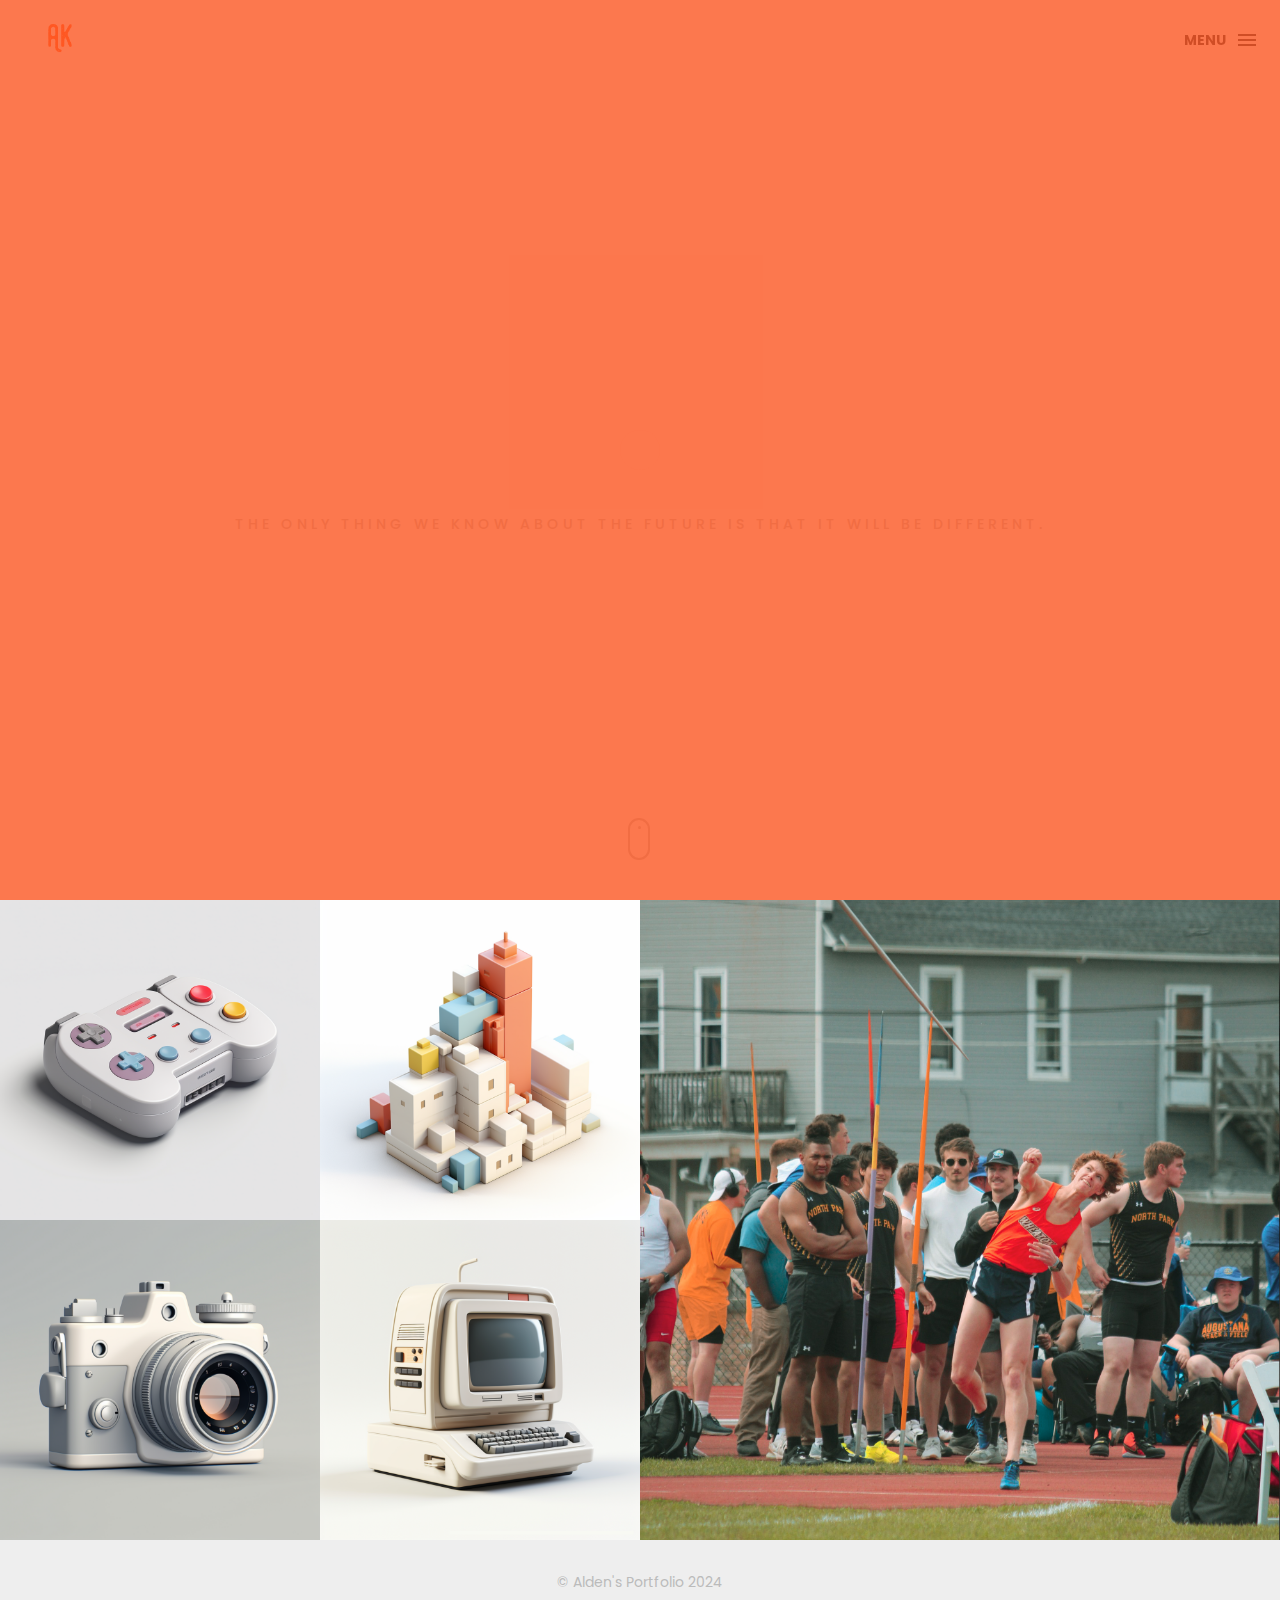
<file: index.html>
<!DOCTYPE html>
<html lang="en">

<head>
    <meta charset="utf-8">
    <meta http-equiv="X-UA-Compatible" content="IE=edge">
    <meta name="viewport" content="width=device-width, initial-scale=1">
    <!-- The above 3 meta tags *must* come first in the head; any other head content must come *after* these tags -->
    <title>Box personal portfolio Template</title>
    <link rel="icon" href="img/fav.png" type="image/x-icon">

    <!-- Bootstrap -->
    <link href="css/bootstrap.min.css" rel="stylesheet">
    <link href="ionicons/css/ionicons.min.css" rel="stylesheet">

    <!-- main css -->
    <link href="css/style.css" rel="stylesheet">


    <!-- modernizr -->
    <script src="js/modernizr.js"></script>

    <!-- HTML5 shim and Respond.js for IE8 support of HTML5 elements and media queries -->
    <!-- WARNING: Respond.js doesn't work if you view the page via file:// -->
    <!--[if lt IE 9]>
      <script src="https://oss.maxcdn.com/html5shiv/3.7.2/html5shiv.min.js"></script>
      <script src="https://oss.maxcdn.com/respond/1.4.2/respond.min.js"></script>
    <![endif]-->
</head>

<body>

    <!-- Preloader -->
    <div id="preloader">
        <div class="pre-container">
            <div class="spinner">
                <div class="double-bounce1"></div>
                <div class="double-bounce2"></div>
            </div>
        </div>
    </div>
    <!-- end Preloader -->

    <div class="container-fluid">
        <!-- box header -->
        <header class="box-header">
            <div class="box-logo">
                <a href="index.html"><img src="img/logo.png" width="80" alt="Logo"></a>
            </div>
            <!-- box-nav -->
            <a class="box-primary-nav-trigger" href="#0">
                <span class="box-menu-text">Menu</span><span class="box-menu-icon"></span>
            </a>
            <!-- box-primary-nav-trigger -->
        </header>
        <!-- end box header -->

        <!-- nav -->
        <nav>
            <ul class="box-primary-nav">
                <li class="box-label">Home</li>
                <li><a href="about.html">About me</a></li>
                <li><a href="portfolio.html">portfolio</a></li>
                <li><a href="contact.html">contact me</a></li>



                <li class="box-label">Connect</li>

                <li class="box-social"><a href="https://www.linkedin.com/in/alden-kruse/"><i class="ion-social-linkedin"></i></a></li>
                <li class="box-social"><a href="https://www.instagram.com/alden__kruse/"><i class="ion-social-instagram-outline"></i></a></li>
            </ul>
        </nav>
        <!-- end nav -->
        <!-- <div class="col-md-6 col-sm-12 photography">
                <img src="img/Running.png" alt="image" class="img-responsive" />
        </div> 
        <![endif]-->

        <!-- box-intro -->
        <section class="box-intro">
            <div class="table-cell">
                <h1 class="box-headline letters rotate-2">
                    <span class="box-words-wrapper">
                        <b class="is-visible">coding.</b>
                        <b>&nbsp;design.</b>
                        <b>photos.</b>
                    </span>
		        </h1>
                <h5>The only thing we know about the future is that it will be different.</h5>
            </div>

            <div class="mouse">
                <div class="scroll"></div>
            </div>
        </section>
        <!-- end box-intro -->
    </div>

    <!-- portfolio div -->
    <div class="portfolio-div">
        <div class="portfolio">
            <div class="no-padding portfolio_container">
                <!-- single work -->
                <div class="col-md-3 col-sm-6  fashion logo">
                    <a href="https://loneknightgames.itch.io/" class="portfolio_item">
                        <img src="img/GameDevelopment.png" alt="image" class="img-responsive" />
                        <div class="portfolio_item_hover">
                            <div class="portfolio-border clearfix">
                                <div class="item_info">
                                    <span>Game Development</span>
                                    <em>Play Here</em>
                                </div>
                            </div>
                        </div>
                    </a>
                </div>
                <!-- end single work -->

                <!-- single work -->
                <div class="col-md-3 col-sm-6 ads graphics">
                    <a href="https://www.linkedin.com/in/alden-kruse/" class="portfolio_item">
                        <img src="img/Projects.png" alt="image" class="img-responsive" />
                        <div class="portfolio_item_hover">
                            <div class="portfolio-border clearfix">
                                <div class="item_info">
                                    <span>LinkedIn</span>
                                    <em>Connect</em>
                                </div>
                            </div>
                        </div>
                    </a>
                </div>
                <!-- end single work -->

                <!-- single work -->
                <div class="col-md-6 col-sm-12 photography">
                    <a href="https://www.strava.com/athletes/33308412" class="portfolio_item">
                        <img src="img/Running.png" alt="image" class="img-responsive" />
                        <div class="portfolio_item_hover">
                            <div class="portfolio-border clearfix">
                                <div class="item_info">
                                    <span>Running</span>
                                    <em>Stats</em>
                                </div>
                            </div>
                        </div>
                    </a>
                </div>
                <!-- end single work -->

                <!-- single work -->
                <div class="col-md-3 col-sm-6 fashion ads">
                    <a href="https://www.instagram.com/daily__snapshot/" class="portfolio_item">
                        <img src="img/Camera.png" alt="image" class="img-responsive" />
                        <div class="portfolio_item_hover">
                            <div class="portfolio-border clearfix">
                                <div class="item_info">
                                    <span>Photography</span>
                                    <em>Photos</em>
                                </div>
                            </div>
                        </div>
                    </a>
                </div>
                <!-- end single work -->

                <!-- single work -->
                <div class="col-md-3 col-sm-6 graphics ads">
                    <a href="https://www.instagram.com/lone_knight_games/" class="portfolio_item">
                        <img src="img/GraphicDesign.png" alt="image" class="img-responsive" />
                        <div class="portfolio_item_hover">
                            <div class="portfolio-border clearfix">
                                <div class="item_info">
                                    <span>Graphic Design</span>
                                    <em>Illustrations</em>
                                </div>
                            </div>
                        </div>
                    </a>
                </div>
                <!-- end single work -->

                
            </div>
            <!-- end portfolio_container -->
        </div>
        <!-- portfolio -->
    </div>
    <!-- end portfolio div -->

    <!-- footer -->
    <footer>
        <div class="container-fluid">
            <p class="copyright">© Alden's Portfolio 2024</p>
        </div>
    </footer>
    <!-- end footer -->

    <!-- back to top -->
    <a href="#0" class="cd-top"><i class="ion-android-arrow-up"></i></a>
    <!-- end back to top -->



    <!-- jQuery -->
    <script src="js/jquery-2.1.1.js"></script>
    <!--  plugins -->
    <script src="js/bootstrap.min.js"></script>
    <script src="js/menu.js"></script>
    <script src="js/animated-headline.js"></script>
    <script src="js/isotope.pkgd.min.js"></script>


    <!--  custom script -->
    <script src="js/custom.js"></script>

</body>

</html>
</file>
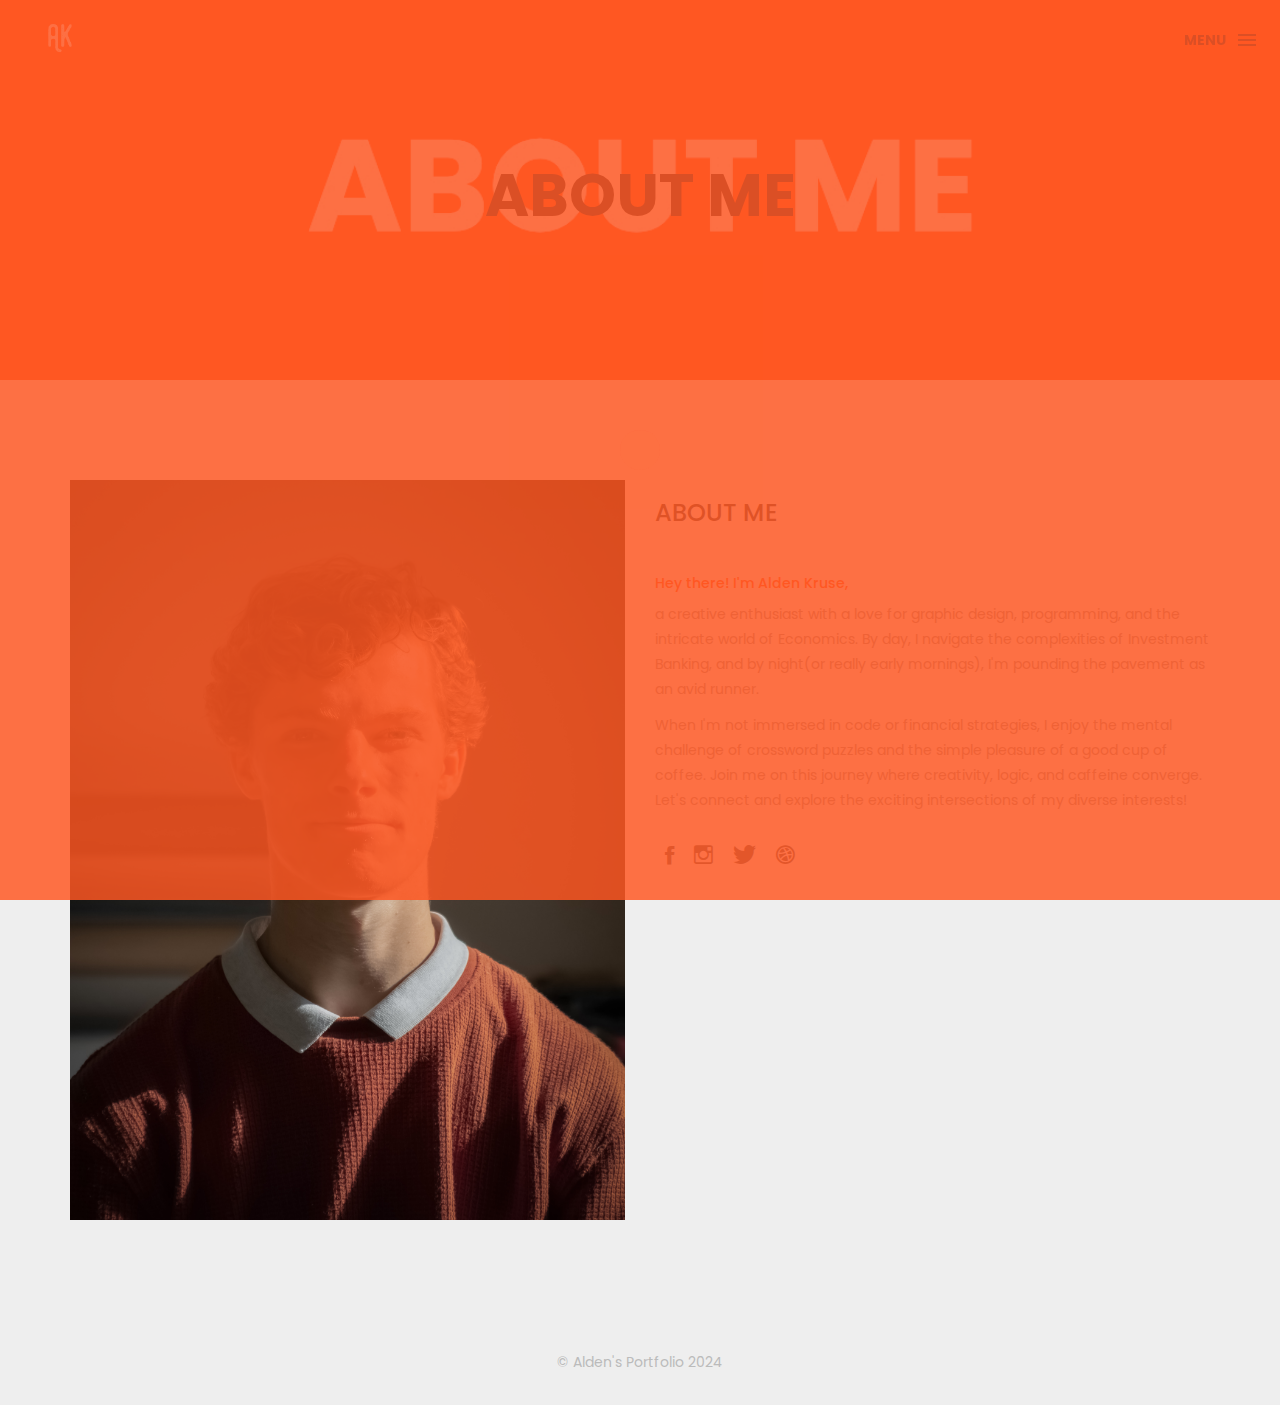
<file: about.html>
<!DOCTYPE html>
<html lang="en">

<head>
    <meta charset="utf-8">
    <meta http-equiv="X-UA-Compatible" content="IE=edge">
    <meta name="viewport" content="width=device-width, initial-scale=1">
    <!-- The above 3 meta tags *must* come first in the head; any other head content must come *after* these tags -->
    <title>Box personal portfolio Template</title>
    <link rel="icon" href="img/fav.png" type="image/x-icon">

    <!-- Bootstrap -->
    <link href="css/bootstrap.min.css" rel="stylesheet">
    <link href="ionicons/css/ionicons.min.css" rel="stylesheet">

    <!-- main css -->
    <link href="css/style.css" rel="stylesheet">


    <!-- modernizr -->
    <script src="js/modernizr.js"></script>

    <!-- HTML5 shim and Respond.js for IE8 support of HTML5 elements and media queries -->
    <!-- WARNING: Respond.js doesn't work if you view the page via file:// -->
    <!--[if lt IE 9]>
      <script src="https://oss.maxcdn.com/html5shiv/3.7.2/html5shiv.min.js"></script>
      <script src="https://oss.maxcdn.com/respond/1.4.2/respond.min.js"></script>
    <![endif]-->
</head>

<body>

    <!-- Preloader -->
    <div id="preloader">
        <div class="pre-container">
            <div class="spinner">
                <div class="double-bounce1"></div>
                <div class="double-bounce2"></div>
            </div>
        </div>
    </div>
    <!-- end Preloader -->

    <div class="container-fluid"> 
       <!-- box-header -->
        <header class="box-header">
            <div class="box-logo">
                <a href="index.html"><img src="img/logowhite.png" width="80" alt="Logo"></a>
            </div>
            <!-- box-nav -->
            <a class="box-primary-nav-trigger" href="#0">
                <span class="box-menu-text">Menu</span><span class="box-menu-icon"></span>
            </a>
        </header>
        <!-- end box-header -->
        
        <!-- nav -->
        <nav>
            <ul class="box-primary-nav">
                
                
                <li class="box-label">About Me</li>
                <li><a href="index.html">Home</a></li>                
                <li><a href="portfolio.html">Portfolio</a></li>
                <li><a href="contact.html">Contact Me</a></li>
                



                <li class="box-label">Connect</li>

                <li class="box-social"><a href="https://www.linkedin.com/in/alden-kruse/"><i class="ion-social-linkedin"></i></a></li>
                <li class="box-social"><a href="https://www.instagram.com/alden__kruse/"><i class="ion-social-instagram-outline"></i></a></li>
            </ul>
        </nav>
        <!-- end nav -->  
    </div>
    
    <!-- Top bar -->
    <div class="top-bar">
        <h1>About Me</h1>
    </div>
    <!-- end Top bar -->
    
    <!-- Main container -->
    <div class="container main-container clearfix"> 
        <div class="col-md-6">
            <img src="img/profile.JPEG" class="img-responsive" alt="" />
        </div>
        <div class="col-md-6">
           <h3 class="uppercase">About Me </h3>
           <div class="h-30"></div>
           <h5>Hey there! I'm Alden Kruse,</h5>
            <p> a creative enthusiast with a love for graphic design, programming, and the intricate world of Economics. By day, I navigate the complexities of Investment Banking, and by night(or really early mornings), I'm pounding the pavement as an avid runner.</p>

            <p>When I'm not immersed in code or financial strategies, I enjoy the mental challenge of crossword puzzles and the simple pleasure of a good cup of coffee. Join me on this journey where creativity, logic, and caffeine converge. 
                Let's connect and explore the exciting intersections of my diverse interests!</p>
            <div class="h-10"></div>
            <ul class="social-ul">
                <li class="box-social"><a href="#0"><i class="ion-social-facebook"></i></a></li>
                <li class="box-social"><a href="#0"><i class="ion-social-instagram-outline"></i></a></li>
                <li class="box-social"><a href="#0"><i class="ion-social-twitter"></i></a></li>
                <li class="box-social"><a href="#0"><i class="ion-social-dribbble"></i></a></li>
            </ul>


        </div>
    </div>
    <!-- end Main container -->


    <!-- footer -->
    <footer>
        <div class="container-fluid">
            <p class="copyright">© Alden's Portfolio 2024</p>
        </div>
    </footer>
    <!-- end footer -->
    
    <!-- back to top -->
    <a href="#0" class="cd-top"><i class="ion-android-arrow-up"></i></a>
    <!-- end back to top -->



    <!-- jQuery -->
    <script src="js/jquery-2.1.1.js"></script>
    <!--  plugins -->
    <script src="js/bootstrap.min.js"></script>
    <script src="js/menu.js"></script>
    <script src="js/animated-headline.js"></script>
    <script src="js/isotope.pkgd.min.js"></script>


    <!--  custom script -->
    <script src="js/custom.js"></script>

</body>

</html>
</file>
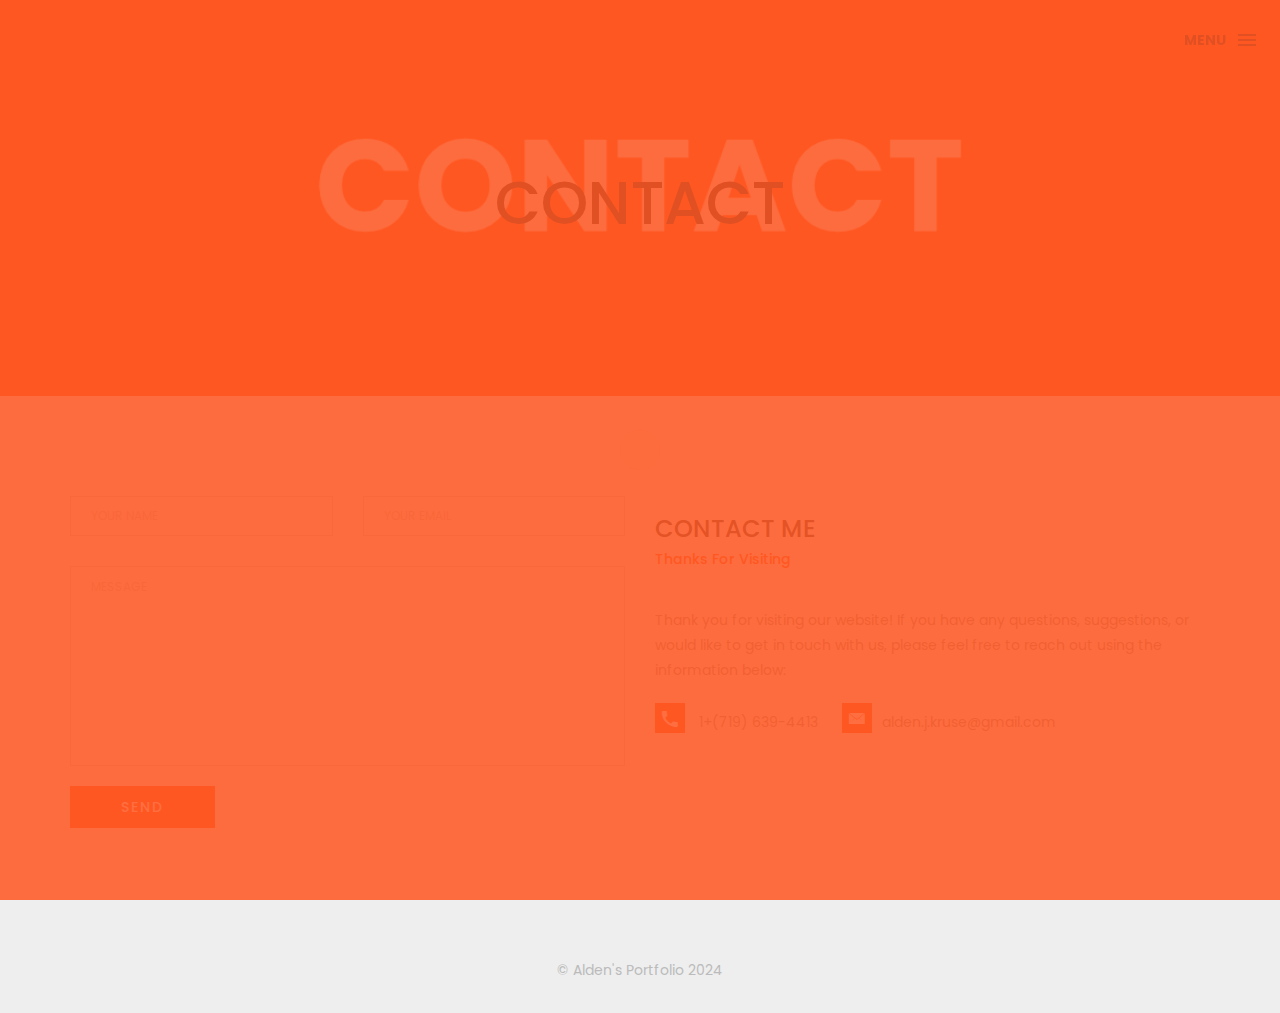
<file: contact.html>
<!DOCTYPE html>
<html lang="en">

<head>
    <meta charset="utf-8">
    <meta http-equiv="X-UA-Compatible" content="IE=edge">
    <meta name="viewport" content="width=device-width, initial-scale=1">
    <!-- The above 3 meta tags *must* come first in the head; any other head content must come *after* these tags -->
    <title>Box personal portfolio Template</title>

    <!-- Bootstrap -->
    <link href="css/bootstrap.min.css" rel="stylesheet">
    <link href="ionicons/css/ionicons.min.css" rel="stylesheet">
    <link rel="icon" href="img/fav.png" type="image/x-icon">

    <!-- main css -->
    <link href="css/style.css" rel="stylesheet">


    <!-- modernizr -->
    <script src="js/modernizr.js"></script>

    <!-- HTML5 shim and Respond.js for IE8 support of HTML5 elements and media queries -->
    <!-- WARNING: Respond.js doesn't work if you view the page via file:// -->
    <!--[if lt IE 9]>
      <script src="https://oss.maxcdn.com/html5shiv/3.7.2/html5shiv.min.js"></script>
      <script src="https://oss.maxcdn.com/respond/1.4.2/respond.min.js"></script>
    <![endif]-->
</head>

<body>

    <!-- Preloader -->
    <div id="preloader">
        <div class="pre-container">
            <div class="spinner">
                <div class="double-bounce1"></div>
                <div class="double-bounce2"></div>
            </div>
        </div>
    </div>
    <!-- end Preloader -->

    <div class="container-fluid">
        <!-- box-header -->
        <header class="box-header">
            <div class="box-logo">
                <a href="index.html"><img src="img/logo.png" width="80" alt="Logo"></a>
            </div>
            <!-- box-nav -->
            <a class="box-primary-nav-trigger" href="#0">
                <span class="box-menu-text">Menu</span><span class="box-menu-icon"></span>
            </a>
            <!-- box-primary-nav-trigger -->
        </header>
        <!-- end box-header -->

        <!-- nav -->
        <nav>
            <ul class="box-primary-nav">
                <li class="box-label">Contact</li>
                <li><a href="index.html">Home</a></li>
                <li><a href="about.html">About me</a></li>
                <li><a href="portfolio.html">Portfolio</a></li>
                



                <li class="box-label">Connect</li>

                <li class="box-social"><a href="https://www.linkedin.com/in/alden-kruse/"><i class="ion-social-linkedin"></i></a></li>
                <li class="box-social"><a href="https://www.instagram.com/alden__kruse/"><i class="ion-social-instagram-outline"></i></a></li>
            </ul>
        </nav>
        <!-- end nav -->

    </div>

    <!-- top bar -->
    <div class="top-bar-contact">
        <h1>contact</h1>
    </div>
    <!-- end top bar -->

    <!-- main-container -->
    <div class="container main-container">
        <div class="col-md-6">
            <form action="#" method="post">
                <div class="row">
                    <div class="col-md-6">
                        <div class="input-contact">
                            <input type="text" name="name">
                            <span>your name</span>
                        </div>
                    </div>
                    <div class="col-md-6">
                        <div class="input-contact">
                            <input type="text" name="email">
                            <span>your email</span>
                        </div>
                    </div>
                    <div class="col-md-12">
                        <div class="textarea-contact">
                            <textarea name="message"></textarea>
                            <span>message</span>
                        </div>
                    </div>
                    <div class="col-md-12">
                        <a href="#" class="btn btn-box">Send</a>
                    </div>
                </div>
            </form>
        </div>

        <div class="col-md-6">
            <h3 class="text-uppercase">contact me</h3>
            <h5>Thanks For Visiting</h5>
            <div class="h-30"></div>
            <p>Thank you for visiting our website! If you have any questions, suggestions, or would like to get in touch with us, please feel free to reach out using the information below: </p>
            <div class="contact-info">
                <p><i class="ion-android-call"></i> 1+(719) 639-4413</p>
                <p><i class="ion-ios-email"></i>alden.j.kruse@gmail.com</p>
            </div>
        </div>


    </div>
    <!-- end main-container -->

    <!-- footer -->
    <footer>
        <div class="container-fluid">
            <p class="copyright">© Alden's Portfolio 2024</p>
        </div>
    </footer>
    <!-- end footer -->

    <!-- back to top -->
    <a href="#0" class="cd-top"><i class="ion-android-arrow-up"></i></a>
    <!-- end back to top -->



    <!-- jQuery -->
    <script src="js/jquery-2.1.1.js"></script>
    <!--  plugins -->
    <script src="js/bootstrap.min.js"></script>
    <script src="js/menu.js"></script>
    <script src="js/animated-headline.js"></script>
    <script src="js/isotope.pkgd.min.js"></script>


    <!--  custom script -->
    <script src="js/custom.js"></script>

</body>

</html>
</file>
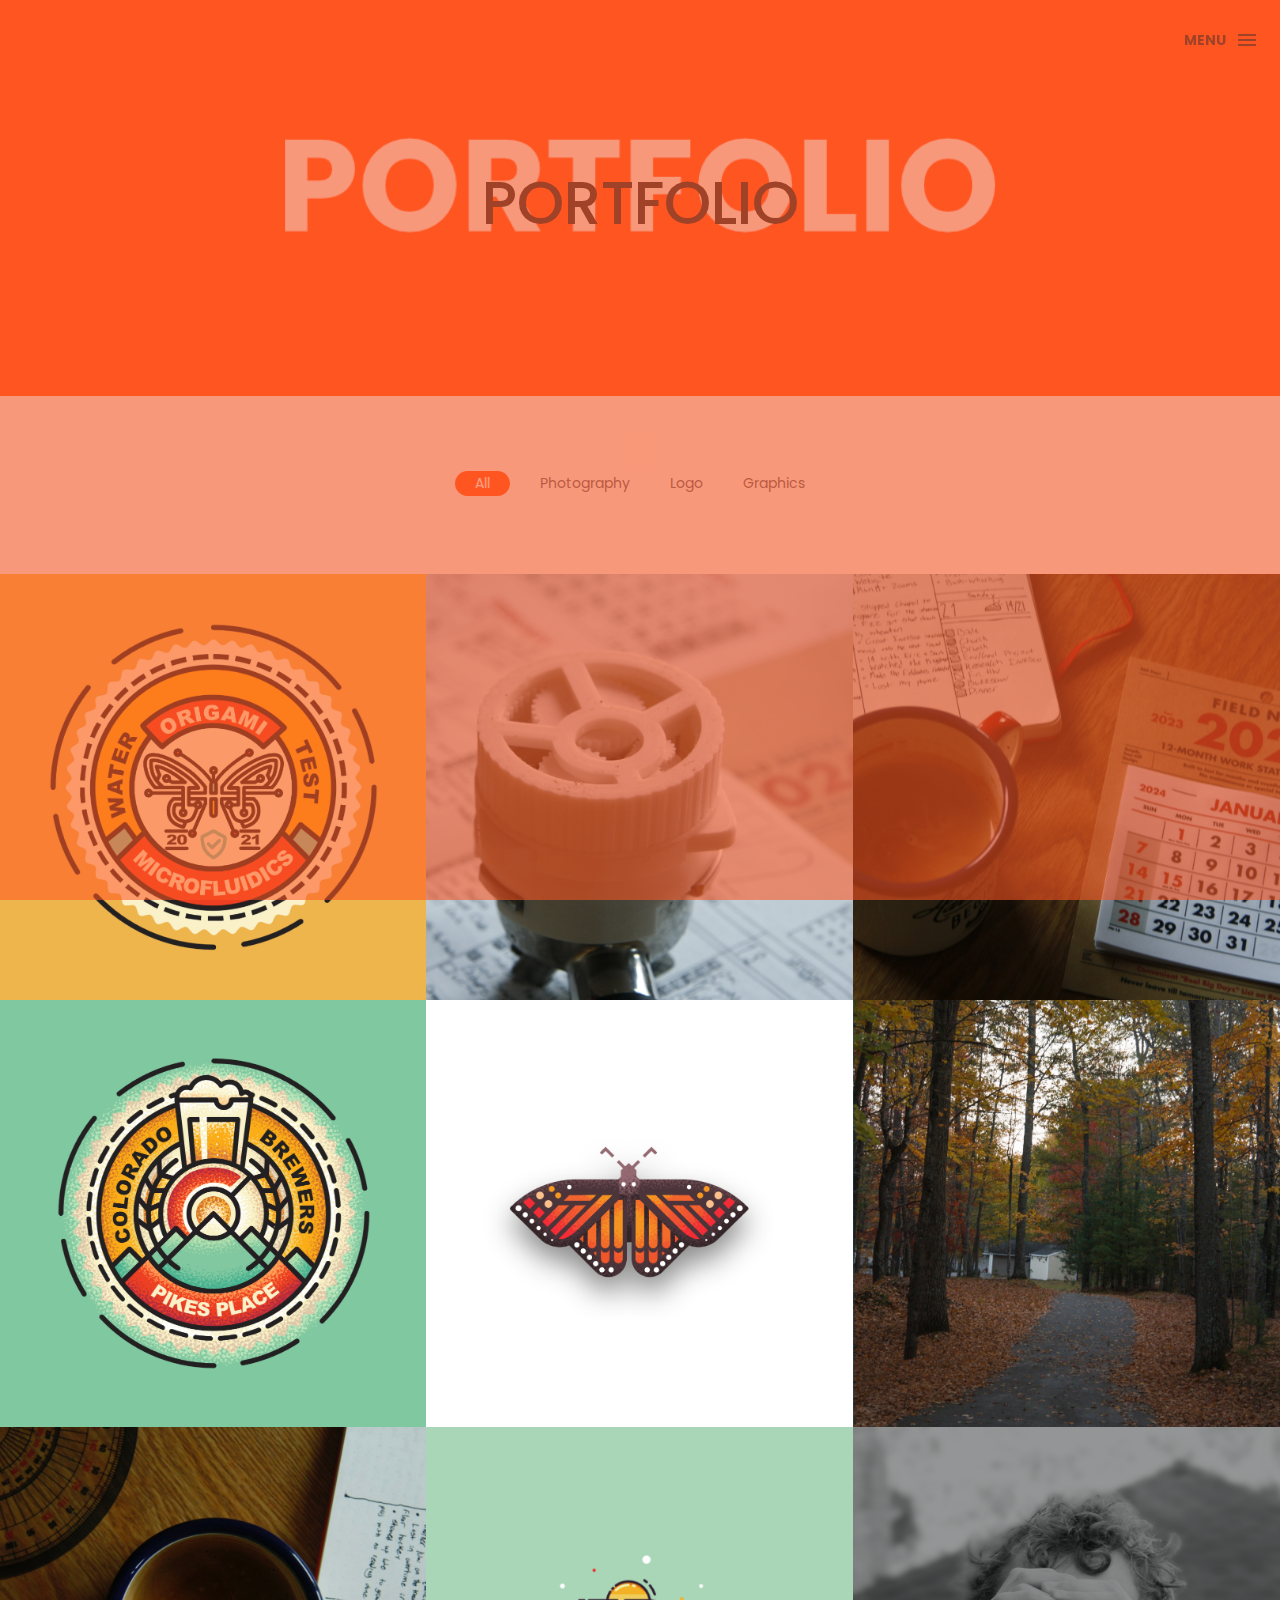
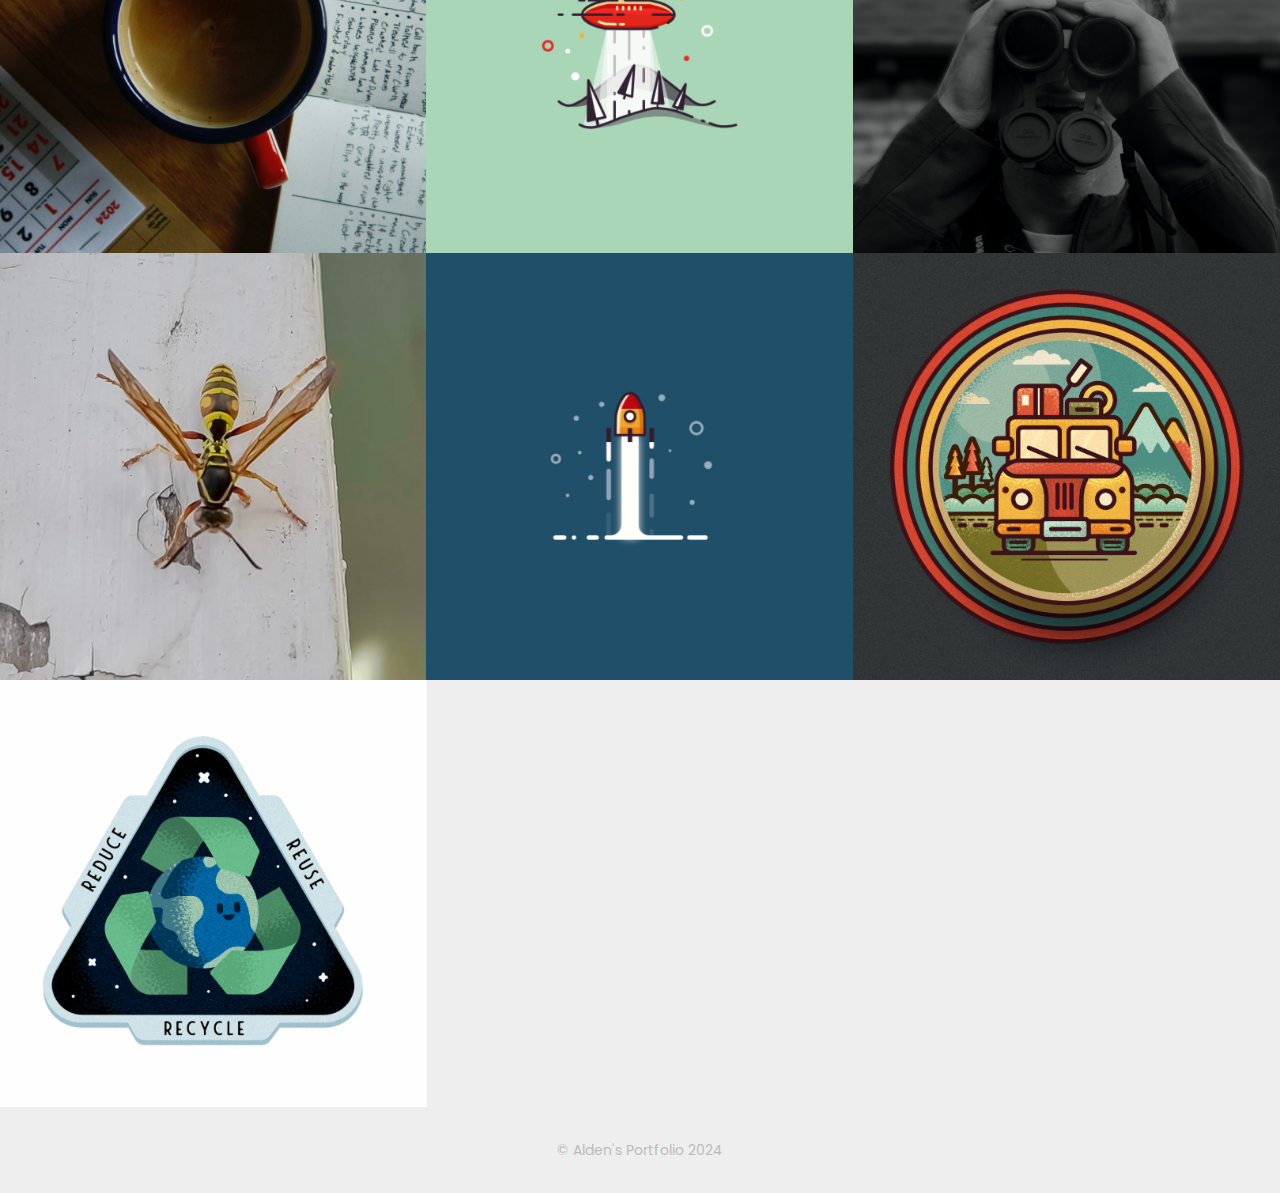
<file: portfolio.html>
<!DOCTYPE html>
<html lang="en">

<head>
    <meta charset="utf-8">
    <meta http-equiv="X-UA-Compatible" content="IE=edge">
    <meta name="viewport" content="width=device-width, initial-scale=1">
    <!-- The above 3 meta tags *must* come first in the head; any other head content must come *after* these tags -->
    <title>Box personal portfolio Template</title>
    <link rel="icon" href="img/fav.png" type="image/x-icon">

    <!-- Bootstrap -->
    <link href="css/bootstrap.min.css" rel="stylesheet">
    <link href="ionicons/css/ionicons.min.css" rel="stylesheet">

    <!-- main css -->
    <link href="css/style.css" rel="stylesheet">


    <!-- modernizr -->
    <script src="js/modernizr.js"></script>

    <!-- HTML5 shim and Respond.js for IE8 support of HTML5 elements and media queries -->
    <!-- WARNING: Respond.js doesn't work if you view the page via file:// -->
    <!--[if lt IE 9]>
      <script src="https://oss.maxcdn.com/html5shiv/3.7.2/html5shiv.min.js"></script>
      <script src="https://oss.maxcdn.com/respond/1.4.2/respond.min.js"></script>
    <![endif]-->
</head>

<body>

    <!-- Preloader -->
    <div id="preloader">
        <div class="pre-container">
            <div class="spinner">
                <div class="double-bounce1"></div>
                <div class="double-bounce2"></div>
            </div>
        </div>
    </div>
    <!-- end Preloader -->

    <div class="container-fluid">
        <!-- box-header -->
        <header class="box-header">
            <div class="box-logo">
                <a href="index.html"><img src="img/logo.png" width="80" alt="Logo"></a>
            </div>
            <!-- box-nav -->
            <a class="box-primary-nav-trigger" href="#0">
                <span class="box-menu-text">Menu</span><span class="box-menu-icon"></span>
            </a>
        </header>
        <!-- end box-header -->

        <!-- nav -->
        <nav>
            <ul class="box-primary-nav">
                <li class="box-label">Portfolio</li>
                <li><a href="index.html">Home</a></li>
                <li><a href="about.html">About me</a></li>
                <li><a href="contact.html">contact me</a></li>



                <li class="box-label">Connect</li>

                <li class="box-social"><a href="https://www.linkedin.com/in/alden-kruse/"><i class="ion-social-linkedin"></i></a></li>
                <li class="box-social"><a href="https://www.instagram.com/alden__kruse/"><i class="ion-social-instagram-outline"></i></a></li>
            </ul>
        </nav>
        <!-- end nav -->
    </div>

    <!-- top bar -->
    <div class="top-bar-portfolio">
        <h1>portfolio</h1>
    </div>
    <!-- end top bar -->

    <!-- main container -->
    <div class="main-container portfolio-inner clearfix">
        <!-- portfolio div -->
        <div class="portfolio-div">
            <div class="portfolio">
                <!-- portfolio_filter -->
                <div class="categories-grid wow fadeInLeft">
                    <nav class="categories text-center">
                        <ul class="portfolio_filter">
                            <li><a href="" class="active" data-filter="*">All</a></li>
                            <li><a href="" data-filter=".photography">Photography</a></li>
                            <li><a href="" data-filter=".logo">Logo</a></li>
                            <li><a href="" data-filter=".graphics">Graphics</a></li>
                        </ul>
                    </nav>
                </div>
                <!-- portfolio_filter -->

                <!-- portfolio_container -->
                <div class="no-padding portfolio_container clearfix">
                    <!-- single work -->
                    <div class="col-md-4 col-sm-6  fashion logo">
                        <a href="single-project.html" class="portfolio_item">
                            <img src="img/MicrofluidicsLogoV1.png" alt="image" class="img-responsive" />
                            <div class="portfolio_item_hover">
                                <div class="portfolio-border clearfix">
                                    <div class="item_info">
                                        <span>Mockups in seconds</span>
                                        <em>Fashion / Logo</em>
                                    </div>
                                </div> 
                            </div>
                        </a>
                    </div>
                   
                    <!-- end single work -->

                    <!-- single work -->
                    <div class="col-md-4 col-sm-6 photography">
                        <a href="single-project.html" class="portfolio_item">
                            <img src="img/Photos/5.jpg" alt="image" class="img-responsive" />
                            <div class="portfolio_item_hover">
                                <div class="portfolio-border clearfix">
                                    <div class="item_info">
                                        <span>Mobile devices</span>
                                        <em>Graphics / Ads</em>
                                    </div>
                                </div>
                            </div>
                        </a>
                    </div>
                    <!-- end single work -->

                    <!-- single work -->
                    <div class="col-md-4 col-sm-6 photography">
                        <a href="single-project.html" class="portfolio_item">
                            <img src="img/Photos/1.jpg" alt="image" class="img-responsive" />
                            <div class="portfolio_item_hover">
                                <div class="portfolio-border clearfix">
                                    <div class="item_info">
                                        <span>Mobile devices</span>
                                        <em>Graphics / Ads</em>
                                    </div>
                                </div>
                            </div>
                        </a>
                    </div>
                    <div class="col-md-4 col-sm-6  fashion logo">
                        <a href="single-project.html" class="portfolio_item">
                            <img src="img/BeerLogo.png" alt="image" class="img-responsive" />
                            <div class="portfolio_item_hover">
                                <div class="portfolio-border clearfix">
                                    <div class="item_info">
                                        <span>Mockups in seconds</span>
                                        <em>Fashion / Logo</em>
                                    </div>
                                </div> 
                            </div>
                        </a>
                    </div>
                    
                    <!-- end single work -->

                    <!-- single work -->
                    
                    <!-- end single work -->

                    <!-- single work -->
                    <div class="col-md-4 col-sm-6 graphics ads">
                        <a href="single-project.html" class="portfolio_item">
                            <img src="img/Butterfly.jpg" alt="image" class="img-responsive" />
                            <div class="portfolio_item_hover">
                                <div class="portfolio-border clearfix">
                                    <div class="item_info">
                                        <span>Mobile devices</span>
                                        <em>Graphics / Ads</em>
                                    </div>
                                </div>
                            </div>
                        </a>
                    </div>
                    <!-- end single work -->
                    <div class="col-md-4 col-sm-6 photography">
                        <a href="single-project.html" class="portfolio_item">
                            <img src="img/Photos/13.jpg" alt="image" class="img-responsive" />
                            <div class="portfolio_item_hover">
                                <div class="portfolio-border clearfix">
                                    <div class="item_info">
                                        <span>Held by hands</span>
                                        <em>Fashion / Ads</em>
                                    </div>
                                </div>
                            </div>
                        </a>
                    </div>
                    <!-- single work -->
                    <div class="col-md-4 col-sm-12 photography">
                        <a href="single-project.html" class="portfolio_item">
                            <img src="img/Photos/7.jpg" alt="image" class="img-responsive" />
                            <div class="portfolio_item_hover">
                                <div class="portfolio-border clearfix">
                                    <div class="item_info">
                                        <span>Mobile devices</span>
                                        <em>Graphics / Ads</em>
                                    </div>
                                </div>
                            </div>
                        </a>
                    </div>
                    
                    <!-- end single work -->

                    <!-- single work -->
                    <div class="col-md-4 col-sm-6 graphics ads">
                        <a href="single-project.html" class="portfolio_item">
                            <img src="img/UFO.jpg" alt="image" class="img-responsive" />
                            <div class="portfolio_item_hover">
                                <div class="portfolio-border clearfix">
                                    <div class="item_info">
                                        <span>Mobile devices</span>
                                        <em>Graphics / Ads</em>
                                    </div>
                                </div>
                            </div>
                        </a>
                    </div>
                    <div class="col-md-4 col-sm-6 photography">
                        <a href="single-project.html" class="portfolio_item">
                            <img src="img/Photos/9.jpg" alt="image" class="img-responsive" />
                            <div class="portfolio_item_hover">
                                <div class="portfolio-border clearfix">
                                    <div class="item_info">
                                        <span>Mobile devices</span>
                                        <em>Graphics / Ads</em>
                                    </div>
                                </div>
                            </div>
                        </a>
                    </div>
                    <!-- end single work -->
                    <div class="col-md-4 col-sm-6 photography">
                        <a href="single-project.html" class="portfolio_item">
                            <img src="img/Photos/28.jpg" alt="image" class="img-responsive" />
                            <div class="portfolio_item_hover">
                                <div class="portfolio-border clearfix">
                                    <div class="item_info">
                                        <span>Mobile devices</span>
                                        <em>Graphics / Ads</em>
                                    </div>
                                </div>
                            </div>
                        </a>
                    </div>
                    <!-- single work -->
                    <div class="col-md-4 col-sm-6 graphics ads">
                        <a href="single-project.html" class="portfolio_item">
                            <img src="img/Rocket.jpg" alt="image" class="img-responsive" />
                            <div class="portfolio_item_hover">
                                <div class="portfolio-border clearfix">
                                    <div class="item_info">
                                        <span>Mobile devices</span>
                                        <em>Graphics / Ads</em>
                                    </div>
                                </div>
                            </div>
                        </a>
                    </div>
                    <!-- end single work -->

                    <!-- single work -->
                    <div class="col-md-4 col-sm-6 graphics ads">
                        <a href="single-project.html" class="portfolio_item">
                            <img src="img/Jeep.jpg" alt="image" class="img-responsive" />
                            <div class="portfolio_item_hover">
                                <div class="portfolio-border clearfix">
                                    <div class="item_info">
                                        <span>Mobile devices</span>
                                        <em>Graphics / Ads</em>
                                    </div>
                                </div>
                            </div>
                        </a>
                    </div>
                    <div class="col-md-4 col-sm-6 graphics ads">
                        <a href="single-project.html" class="portfolio_item">
                            <img src="img/Recycle.jpg" alt="image" class="img-responsive" />
                            <div class="portfolio_item_hover">
                                <div class="portfolio-border clearfix">
                                    <div class="item_info">
                                        <span>Mobile devices</span>
                                        <em>Graphics / Ads</em>
                                    </div>
                                </div>
                            </div>
                        </a>
                    </div>
                    <!-- end single work -->

                </div>
                <!-- end portfolio_container -->
            </div>
            <!-- portfolio -->
        </div>
        <!-- end portfolio div -->
    </div>
    <!-- end main container -->


    <!-- footer -->
    <footer>
        <div class="container-fluid">
            <p class="copyright">© Alden's Portfolio 2024</p>
        </div>
    </footer>
    <!-- end footer -->

    <!-- back to top -->
    <a href="#0" class="cd-top"><i class="ion-android-arrow-up"></i></a>
    <!-- end back to top -->




    <!-- jQuery -->
    <script src="js/jquery-2.1.1.js"></script>
    <!--  plugins -->
    <script src="js/bootstrap.min.js"></script>
    <script src="js/menu.js"></script>
    <script src="js/animated-headline.js"></script>
    <script src="js/isotope.pkgd.min.js"></script>


    <!--  custom script -->
    <script src="js/custom.js"></script>

</body>

</html>
</file>
<file: css/style.css>
/*
* Box Theme
* Created by : Ahmed Eissa
* website : www.ahmedessa.net
* behance : https://www.behance.net/3essa
*/


/* Table of Content
==================================================
	- Google fonts & font family -
	- General -
    - typography -
    - Preloader -
	- Header -
    - box intro section -
    - Portfoilo section -
    - Footer -
    - About page -
    - Services page -
    - contact page -
    - Portfolio single page -
    - Responsive media queries -
*/


/* Google fonts & font family
==================================================*/

@import url(https://fonts.googleapis.com/css?family=Poppins:400,500,600,700);

/* General
==================================================*/

html,
body {
    height: 100%;
    font-family: 'Poppins', sans-serif;
    line-height: 1.8;
    color: #999
}
body {
    background-color: #EEEEEE  /*Background COlor*/
  }

.no-padding {
    padding-left: 0;
    padding-right: 0;
}

.no-padding [class^="col-"] {
    padding-left: 0;
    padding-right: 0;
}

.main-container {
    padding: 100px 0;
}

.center {
    text-align: center;
}

a {
    -webkit-transition: all .3s;
    transition: all .3s
}

.uppercase {
    text-transform: uppercase;
}

.h-30 {
    height: 30px
}

.h-10 {
    height: 10px
}

.color {
    color: #FF5722;
    font-size: 11px;
}


/* typography
==================================================*/

h1 {
    color: #222831; /*Title Color*/
    font-size: 60px;
    text-transform: uppercase;
}

h3 {
    color: #393939;
}

h5 {
    color: #FF5722;
}


/* preloader
==================================================*/

#preloader {
    position: fixed;
    top: 0;
    left: 0;
    right: 0;
    bottom: 0;
    background-color: #FF5722;
    /* change if the mask should be a color other than white */
    z-index: 1000;
    /* makes sure it stays on top */
}

.pre-container {
    position: absolute;
    left: 50%;
    top: 50%;
    bottom: auto;
    right: auto;
    -webkit-transform: translateX(-50%) translateY(-50%);
    transform: translateX(-50%) translateY(-50%);
    text-align: center;
}

.spinner {
    width: 40px;
    height: 40px;
    position: relative;
    margin: 100px auto;
}

.double-bounce1,
.double-bounce2 {
    width: 100%;
    height: 100%;
    border-radius: 50%;
    background-color: #FF5722;
    opacity: 0.6;
    position: absolute;
    top: 0;
    left: 0;
    -webkit-animation: bounce 2.0s infinite ease-in-out;
    animation: bounce 2.0s infinite ease-in-out;
}

.double-bounce2 {
    -webkit-animation-delay: -1.0s;
    animation-delay: -1.0s;
}

@-webkit-keyframes bounce {
    0%,
    100% {
        -webkit-transform: scale(0.0)
    }
    50% {
        -webkit-transform: scale(1.0)
    }
}

@keyframes bounce {
    0%,
    100% {
        transform: scale(0.0);
        -webkit-transform: scale(0.0);
    }
    50% {
        transform: scale(1.0);
        -webkit-transform: scale(1.0);
    }
}


/* headr
==================================================*/

.box-header {
    position: absolute;
    top: 0;
    left: 0;
    background: rgba(0, 0, 0, 0.95);
    height: 50px;
    width: 100%;
    z-index: 3;
    box-shadow: 0 1px 2px rgba(0, 0, 0, 0.3);
    -webkit-font-smoothing: antialiased;
    -moz-osx-font-smoothing: grayscale;
}

.box-header {
    height: 80px;
    background: transparent;
    box-shadow: none;
}

.box-header {
    -webkit-transition: background-color 0.3s;
    transition: background-color 0.3s;
    -webkit-transform: translate3d(0, 0, 0);
    transform: translate3d(0, 0, 0);
    -webkit-backface-visibility: hidden;
    backface-visibility: hidden;
}

.box-header.is-fixed {
    position: fixed;
    top: -80px;
    background-color: rgba(255, 255, 255, 0.96);
    -webkit-transition: -webkit-transform 0.3s;
    transition: -webkit-transform 0.3s;
    transition: transform 0.3s;
    transition: transform 0.3s, -webkit-transform 0.3s;
}

.box-header.is-visible {
    -webkit-transform: translate3d(0, 100%, 0);
    transform: translate3d(0, 100%, 0);
}

.box-header.menu-is-open {
    background-color: #EEEEEE
}

.box-logo {
    display: block;
    padding: 20px;
}

.box-primary-nav-trigger {
    position: absolute;
    right: 0;
    top: 0;
    height: 100%;
    width: 50px;
    background-color: #fff;
}

/*Menu*/
.box-primary-nav-trigger .box-menu-text {
    color: #222831;
    text-transform: uppercase;
    font-weight: 700;
    display: none;
}

.box-primary-nav-trigger .box-menu-icon {
    display: inline-block;
    position: absolute;
    left: 50%;
    top: 50%;
    bottom: auto;
    right: auto;
    -webkit-transform: translateX(-50%) translateY(-50%);
    transform: translateX(-50%) translateY(-50%);
    width: 18px;
    height: 2px;
    background-color: #222831;
    -webkit-transition: background-color 0.3s;
    transition: background-color 0.3s;
    list-style: none;
}

.box-primary-nav-trigger .box-menu-icon::before,
.box-primary-nav-trigger .box-menu-icon:after {
    content: '';
    width: 100%;
    height: 100%;
    position: absolute;
    background-color: #222831;
    right: 0;
    -webkit-transition: -webkit-transform .3s, top .3s, background-color 0s;
    -webkit-transition: top .3s, background-color 0s, -webkit-transform .3s;
    transition: top .3s, background-color 0s, -webkit-transform .3s;
    transition: transform .3s, top .3s, background-color 0s;
    transition: transform .3s, top .3s, background-color 0s, -webkit-transform .3s;
}

.box-primary-nav-trigger .box-menu-icon::before {
    top: -5px;
}

.box-primary-nav-trigger .box-menu-icon::after {
    top: 5px;
}

.box-primary-nav-trigger .box-menu-icon.is-clicked {
    background-color: rgba(255, 255, 255, 0);
}

.box-primary-nav-trigger .box-menu-icon.is-clicked::before,
.box-primary-nav-trigger .box-menu-icon.is-clicked::after {
    background-color: 393939;
}

.box-primary-nav-trigger .box-menu-icon.is-clicked::before {
    top: 0;
    -webkit-transform: rotate(135deg);
    transform: rotate(135deg);
}

.box-primary-nav-trigger .box-menu-icon.is-clicked::after {
    top: 0;
    -webkit-transform: rotate(225deg);
    transform: rotate(225deg);
}

.box-primary-nav-trigger {
    width: 100px;
    padding-left: 1em;
    background-color: transparent;
    height: 30px;
    line-height: 30px;
    right: 10px;
    top: 50%;
    bottom: auto;
    -webkit-transform: translateY(-50%);
    transform: translateY(-50%);
}

.box-primary-nav-trigger .box-menu-text {
    display: inline-block;
}

.box-primary-nav-trigger .box-menu-icon {
    left: auto;
    right: 1em;
    -webkit-transform: translateX(0) translateY(-50%);
    transform: translateX(0) translateY(-50%);
}

.box-primary-nav {
    position: fixed;
    left: 0;
    top: 0;
    height: 100%;
    width: 100%;
    background: #EEEEEE;
    z-index: 2;
    text-align: center;
    padding: 50px 0;
    -webkit-backface-visibility: hidden;
    backface-visibility: hidden;
    overflow: auto;
    -webkit-overflow-scrolling: touch;
    -webkit-transform: translateY(-100%);
    transform: translateY(-100%);
    -webkit-transition-property: -webkit-transform;
    transition-property: -webkit-transform;
    transition-property: transform;
    transition-property: transform, -webkit-transform;
    -webkit-transition-duration: 0.4s;
    transition-duration: 0.4s;
    list-style: none;
}

.box-primary-nav li {
    font-size: 22px;
    font-size: 1.375rem;
    font-weight: 300;
    -webkit-font-smoothing: antialiased;
    -moz-osx-font-smoothing: grayscale;
    margin: .2em 0;
    text-transform: capitalize;
}

.box-primary-nav a {
    display: inline-block;
    padding: .4em 1em;
    border-radius: 0.25em;
    -webkit-transition: all 0.2s;
    transition: all 0.2s;
    color: #BBBBBB;
    text-decoration: none;
    font-weight: bold;
}
.box-primary-nav a:focus {
    outline: none;
}

.no-touch .box-primary-nav a:hover {
    text-decoration: none;
    color: #FF5722;
}

.box-primary-nav .box-label {
    color: #FF5722;
    text-transform: uppercase;
    font-weight: 700;
    font-size: 17px;
    margin: 2.4em 0 .8em;
}

.box-primary-nav .box-social {
    display: inline-block;
    margin: 10px .4em;
}

.box-primary-nav .box-social a {
    width: 30px;
    height: 30px;
    padding: 0;
    font-size: 30px
}

.box-primary-nav.is-visible {
    -webkit-transform: translateY(0);
    transform: translateY(0);
}

.box-primary-nav {
    padding: 150px 0 0;
}

.box-primary-nav li {
    font-size: 18px;
}


/* box-intro
==================================================*/

.box-intro {
    text-align: center;
    display: table;
    height: 100vh;
    width: 100%;
}

.box-intro .table-cell {
    display: table-cell;
    vertical-align: middle;
}

.box-intro em {
    font-style: normal;
    text-transform: uppercase
}

b i:last-child {
    color: #FF5722 !important;
}

.box-intro h5 {
    letter-spacing: 4px;
    text-transform: uppercase;
    color: #BBBBBB;
    line-height: 1.7
}


/* mouse effect */

.mouse {
    position: absolute;
    width: 22px;
    height: 42px;
    bottom: 40px;
    left: 50%;
    margin-left: -12px;
    border-radius: 15px;
    border: 2px solid #BBBBBB;
    -webkit-animation: intro 1s;
    animation: intro 1s;
}

.scroll {
    display: block;
    width: 3px;
    height: 3px;
    margin: 6px auto;
    border-radius: 4px;
    background: #BBBBBB;
    -webkit-animation: finger 2s infinite;
    animation: finger 2s infinite;
}

@-webkit-keyframes intro {
    0% {
        opacity: 0;
        -webkit-transform: translateY(40px);
        transform: translateY(40px);
    }
    100% {
        opacity: 1;
        -webkit-transform: translateY(0);
        transform: translateY(0);
    }
}

@keyframes intro {
    0% {
        opacity: 0;
        -webkit-transform: translateY(40px);
        transform: translateY(40px);
    }
    100% {
        opacity: 1;
        -webkit-transform: translateY(0);
        transform: translateY(0);
    }
}

@-webkit-keyframes finger {
    0% {
        opacity: 1;
    }
    100% {
        opacity: 0;
        -webkit-transform: translateY(20px);
        transform: translateY(20px);
    }
}

@keyframes finger {
    0% {
        opacity: 1;
    }
    100% {
        opacity: 0;
        -webkit-transform: translateY(20px);
        transform: translateY(20px);
    }
}


/* text rotate */

.box-headline {
    font-size: 130px;
    line-height: 1.0;
}

.box-words-wrapper {
    display: inline-block;
    position: relative;
}

.box-words-wrapper b {
    display: inline-block;
    position: absolute;
    white-space: nowrap;
    left: 0;
    top: 0;
}

.box-words-wrapper b.is-visible {
    position: relative;
}

.no-js .box-words-wrapper b {
    opacity: 0;
}

.no-js .box-words-wrapper b.is-visible {
    opacity: 1;
}

.box-headline.rotate-2 .box-words-wrapper {
    -webkit-perspective: 300px;
    perspective: 300px;
}

.box-headline.rotate-2 i,
.box-headline.rotate-2 em {
    display: inline-block;
    -webkit-backface-visibility: hidden;
    backface-visibility: hidden;
}

.box-headline.rotate-2 b {
    opacity: 0;
}

.box-headline.rotate-2 i {
    -webkit-transform-style: preserve-3d;
    transform-style: preserve-3d;
    -webkit-transform: translateZ(-20px) rotateX(90deg);
    transform: translateZ(-20px) rotateX(90deg);
    opacity: 0;
}

.is-visible .box-headline.rotate-2 i {
    opacity: 1;
}

.box-headline.rotate-2 i.in {
    -webkit-animation: box-rotate-2-in 0.4s forwards;
    animation: box-rotate-2-in 0.4s forwards;
}

.box-headline.rotate-2 i.out {
    -webkit-animation: box-rotate-2-out 0.4s forwards;
    animation: box-rotate-2-out 0.4s forwards;
}

.box-headline.rotate-2 em {
    -webkit-transform: translateZ(20px);
    transform: translateZ(20px);
}

.no-csstransitions .box-headline.rotate-2 i {
    -webkit-transform: rotateX(0deg);
    transform: rotateX(0deg);
    opacity: 0;
}

.no-csstransitions .box-headline.rotate-2 i em {
    -webkit-transform: scale(1);
    transform: scale(1);
}

.no-csstransitions .box-headline.rotate-2 .is-visible i {
    opacity: 1;
}

@-webkit-keyframes box-rotate-2-in {
    0% {
        opacity: 0;
        -webkit-transform: translateZ(-20px) rotateX(90deg);
    }
    60% {
        opacity: 1;
        -webkit-transform: translateZ(-20px) rotateX(-10deg);
    }
    100% {
        opacity: 1;
        -webkit-transform: translateZ(-20px) rotateX(0deg);
    }
}

@keyframes box-rotate-2-in {
    0% {
        opacity: 0;
        -webkit-transform: translateZ(-20px) rotateX(90deg);
        transform: translateZ(-20px) rotateX(90deg);
    }
    60% {
        opacity: 1;
        -webkit-transform: translateZ(-20px) rotateX(-10deg);
        transform: translateZ(-20px) rotateX(-10deg);
    }
    100% {
        opacity: 1;
        -webkit-transform: translateZ(-20px) rotateX(0deg);
        transform: translateZ(-20px) rotateX(0deg);
    }
}

@-webkit-keyframes box-rotate-2-out {
    0% {
        opacity: 1;
        -webkit-transform: translateZ(-20px) rotateX(0);
    }
    60% {
        opacity: 0;
        -webkit-transform: translateZ(-20px) rotateX(-100deg);
    }
    100% {
        opacity: 0;
        -webkit-transform: translateZ(-20px) rotateX(-90deg);
    }
}

@keyframes box-rotate-2-out {
    0% {
        opacity: 1;
        -webkit-transform: translateZ(-20px) rotateX(0);
        transform: translateZ(-20px) rotateX(0);
    }
    60% {
        opacity: 0;
        -webkit-transform: translateZ(-20px) rotateX(-100deg);
        transform: translateZ(-20px) rotateX(-100deg);
    }
    100% {
        opacity: 0;
        -webkit-transform: translateZ(-20px) rotateX(-90deg);
        transform: translateZ(-20px) rotateX(-90deg);
    }
}


/* portfolio section
==================================================*/

.portfolio .categories-grid span {
    font-size: 30px;
    margin-bottom: 30px;
    display: inline-block;
}

.portfolio .categories-grid .categories ul li {
    list-style: none;
    margin: 20px 0;
}

.portfolio .categories-grid .categories ul li a {
    display: inline-block;
    color: #60606e;
    padding: 0 10px;
    margin: 0 10px;
    -webkit-transition: all .2s ease-in-out .2s;
    transition: all .2s ease-in-out .2s;
}

.portfolio .categories-grid .categories ul li a:hover,
.portfolio .categories-grid .categories ul li a:focus {
    text-decoration: none;
}

.portfolio .categories-grid .categories ul li a.active {
    margin-left: 0;
    background-color: #FF5722;
    padding: 0px 20px;
    color: white;
    border-radius: 25px;
    text-decoration: none;
}

.portfolio_filter {
    padding-left: 0;
}

.portfolio_item {
    position: relative;
    overflow: hidden;
    display: block;
}

.portfolio_item .portfolio_item_hover {
    position: absolute;
    top: 0px;
    left: 0px;
    height: 100%;
    width: 100%;
    background-color: rgba(0, 0, 0, .8);
    -webkit-transform: translate(-100%);
    transform: translate(-100%);
    opacity: 0;
    -webkit-transition: all .2s ease-in-out;
    transition: all .2s ease-in-out;
}

.portfolio_item .portfolio_item_hover .item_info {
    text-align: center;
    position: absolute;
    top: 50%;
    left: 50%;
    -webkit-transform: translate(-50%, -50%);
    transform: translate(-50%, -50%);
    padding: 10px;
    width: 100%;
    font-weight: bold;
}

.portfolio_item .portfolio_item_hover .item_info span {
    display: block;
    color: #fff;
    font-size: 18px;
    -webkit-transform: translateX(-100px);
    transform: translateX(-100px);
    -webkit-transition: all .2s ease-in-out .2s;
    transition: all .2s ease-in-out .2s;
    opacity: 0;
}

.portfolio_item .portfolio_item_hover .item_info em {
    font-style: normal;
    display: inline-block;
    background-color: #FF5722;
    padding: 5px 20px;
    border-radius: 25px;
    color: #333;
    margin-top: 10px;
    -webkit-transform: translateX(-100px);
    transform: translateX(-100px);
    -webkit-transition: all .3s ease-in-out .3s;
    transition: all .3s ease-in-out .3s;
    opacity: 0;
    font-size: 10px;
    letter-spacing: 2px;
}

.portfolio_item:hover .portfolio_item_hover {
    opacity: 1;
    -webkit-transform: translateX(0);
    transform: translateX(0);
}

.portfolio_item:hover .item_info em,
.portfolio_item:hover .item_info span {
    opacity: 1;
    -webkit-transform: translateX(0);
    transform: translateX(0);
}

.portfolio .categories-grid .categories ul li {
    float: left;
}

.portfolio .categories-grid .categories ul li a {
    padding: 0 10px;
    -webkit-transition: all .2s ease-in-out .2s;
    transition: all .2s ease-in-out .2s;
}

.portfolio_filter {
    padding-left: 0;
    display: inline-block;
    margin: 0 auto;
    text-align: center;
    margin-bottom: 50px;
}

.portfolio-inner {
    padding-bottom: 0 !important;
    padding-top: 55px;
}


/* footer
==================================================*/

footer {
    padding: 30px 0;
    text-align: center;
    background: #EEEEEE
}

.copyright {
    color: #BBBBBB;
    margin-bottom: 0;
}

footer img {
    margin: 0 auto;
}


/* backto top
==================================================*/

.cd-top {
    display: inline-block;
    height: 40px;
    width: 40px;
    position: fixed;
    bottom: 20px;
    line-height: 40px;
    font-size: 20px;
    right: 10px;
    text-align: center;
    color: #fff;
    background: rgba(255, 103, 43, 0.8);
    visibility: hidden;
    opacity: 0;
    -webkit-transition: opacity .3s 0s, visibility 0s .3s;
    transition: opacity .3s 0s, visibility 0s .3s;
}

.cd-top.cd-is-visible,
.cd-top.cd-fade-out,
.no-touch .cd-top:hover {
    -webkit-transition: opacity .3s 0s, visibility 0s 0s;
    transition: opacity .3s 0s, visibility 0s 0s;
}

.cd-top.cd-is-visible {
    /* the button becomes visible */
    visibility: visible;
    opacity: 1;
}

.cd-top.cd-fade-out {
    opacity: .5;
}

.no-touch .cd-top:hover,
.no-touch .cd-top:focus {
    background-color: #FF5722;
    opacity: 1;
    color: #fff;
}


/* About page
==================================================*/

.top-bar {
    color: #333;
    padding: 150px 0 150px;
    background: url(../img/01.jpg);
    
    background-size: cover;
    background-attachment: fixed;
    background-position: center center;
    text-align: center;
}
.top-bar-portfolio {
    color: #333;
    padding: 150px 0 150px;
    background: url(../img/Portfolio.png);
    
    background-size: cover;
    background-attachment: fixed;
    background-position: center center;
    text-align: center;
}
.top-bar-contact {
    color: #333;
    padding: 150px 0 150px;
    background: url(../img/ContactMe.jpg);
    
    background-size: cover;
    background-attachment: fixed;
    background-position: center center;
    text-align: center;
}
.top-bar h1 {
    font-size: 60px;
    text-transform: uppercase;
    font-weight: 700;
    color: #222831;
    line-height: 50px;
}

.top-bar p {
    font-size: 15px;
    text-transform: uppercase;
    font-weight: 500;
    color: #BBBBBB;
}

.top-bar p a {
    color: #BBBBBB;
}

.top-bar p a:hover,
.top-bar p a:focus {
    color: #555;
    text-decoration: none;
}

.social-ul {
    list-style: none;
    display: inline-block;
    padding-left: 0;
}

.social-ul li {
    margin: 0 10px;
    float: left;
}

.social-ul li a {
    font-size: 25px;
    color: #555;
    -webkit-transition: all .3s;
    transition: all .3s;
}

.social-ul li a:hover {
    color: #888;
}


/* Services page
==================================================*/

.size-50 {
    font-size: 50px;
}

.service-box {
    margin-bottom: 30px;
}

.service-box h3 {
    margin-top: 0;
}


/* contact page
==================================================*/

.details-text i {
    margin-right: 10px;
}

.textarea-contact {
    height: 200px;
    width: 100%;
    border: solid 1px rgba(0, 0, 0, .1);
    position: relative;
}

.textarea-contact textarea {
    height: 100%;
    width: 100%;
    border: 0;
    padding: 20px;
    background-color: transparent;
    float: left;
    z-index: 2;
    font-size: 14px;
    color: #9a9a9a;
    resize: none;
}

.textarea-contact > span {
    position: absolute;
    top: 20px;
    left: 20px;
    -webkit-transform: translateY(-50%);
    transform: translateY(-50%);
    font-size: 12px;
    text-transform: uppercase;
    color: #cdcdcd;
    -webkit-transition: all .2s ease-in-out;
    transition: all .2s ease-in-out;
    z-index: 1;
}

.input-contact {
    height: 40px;
    width: 100%;
    border: solid 1px rgba(0, 0, 0, .1);
    position: relative;
    margin-bottom: 30px;
}

.input-contact input[type="text"] {
    height: 100%;
    width: 100%;
    border: 0;
    padding: 0 20px;
    float: left;
    position: relative;
    background-color: transparent;
    z-index: 2;
    font-size: 14px;
    color: #9a9a9a;
}

.input-contact > span {
    position: absolute;
    top: 50%;
    left: 20px;
    -webkit-transform: translateY(-50%);
    transform: translateY(-50%);
    font-size: 12px;
    text-transform: uppercase;
    color: #cdcdcd;
    -webkit-transition: all .2s ease-in-out;
    transition: all .2s ease-in-out;
    z-index: 1;
}

.input-contact > span.active,
.textarea-contact > span.active {
    color: #FF5722;
    font-size: 10px;
    top: 0px;
    left: 5px;
    background-color: #fff;
    padding: 5px
}

input:focus,
textarea:focus {
    outline: none;
}

.contact-info {
    margin-top: 20px;
}

.contact-info i {
    height: 30px;
    width: 30px;
    display: inline-block;
    background: #FF5722;
    text-align: center;
    line-height: 33px;
    margin-right: 10px;
    color: #fff;
    font-size: 21px;
}

.contact-info p {
    display: inline-block;
    margin-right: 20px;
}

.btn-box {
    background: #FF5722;
    padding: 10px 50px;
    border-radius: 0;
    color: #fff;
    margin-top: 20px;
    text-transform: uppercase;
    letter-spacing: 2px;
    font-weight: 500;
}

.btn-box:hover,
.btn-box:focus {
    background: #FF5722;
    color: #fff;
}


/* single project page
==================================================*/

.cat-ul {
    padding-left: 0;
    list-style: none
}

.cat-ul li i {
    margin-right: 10px;
    color: #FF5722;
}


/* Responsive media queries
==================================================*/

@media (max-width: 991px) {
    .portfolio .categories-grid span {
        margin-bottom: 0;
        text-align: center;
        width: 100%;
    }
    .portfolio .categories-grid .categories ul li {
        text-align: center;
    }
    .portfolio .categories-grid .categories ul li a {
        margin-left: 0;
    }
    .col-md-6 h3 {
        margin-top: 30px;
    }
}

@media only screen and (max-width: 670px) {
    .box-headline {
        font-size: 100px;
    }
    .box-intro h5 {
        font-size: 12px;
    }
    .box-primary-nav a {
        padding: 5px 1em;
        font-size: 14px;
    }
    .box-primary-nav {
        padding: 80px 0 0;
    }
    .box-primary-nav .box-social a {
        font-size: 23px;
    }
    .top-bar h1 {
        font-size: 40px;
        line-height: 30px;
    }
    .portfolio .categories-grid .categories ul li {
        float: none;
    }
}

@media only screen and (max-width: 520px) {
    .box-headline {
        font-size: 80px;
    }
    .box-intro h5 {
        font-size: 12px;
    }
    .main-container {
        padding: 50px 0;
    }
}

@media only screen and (max-width: 420px) {
    .box-headline {
        font-size: 50px;
    }
    .box-intro h5 {
        font-size: 12px;
    }
    .top-bar h1 {
        font-size: 30px;
        line-height: 30px;
    }
}
</file>
